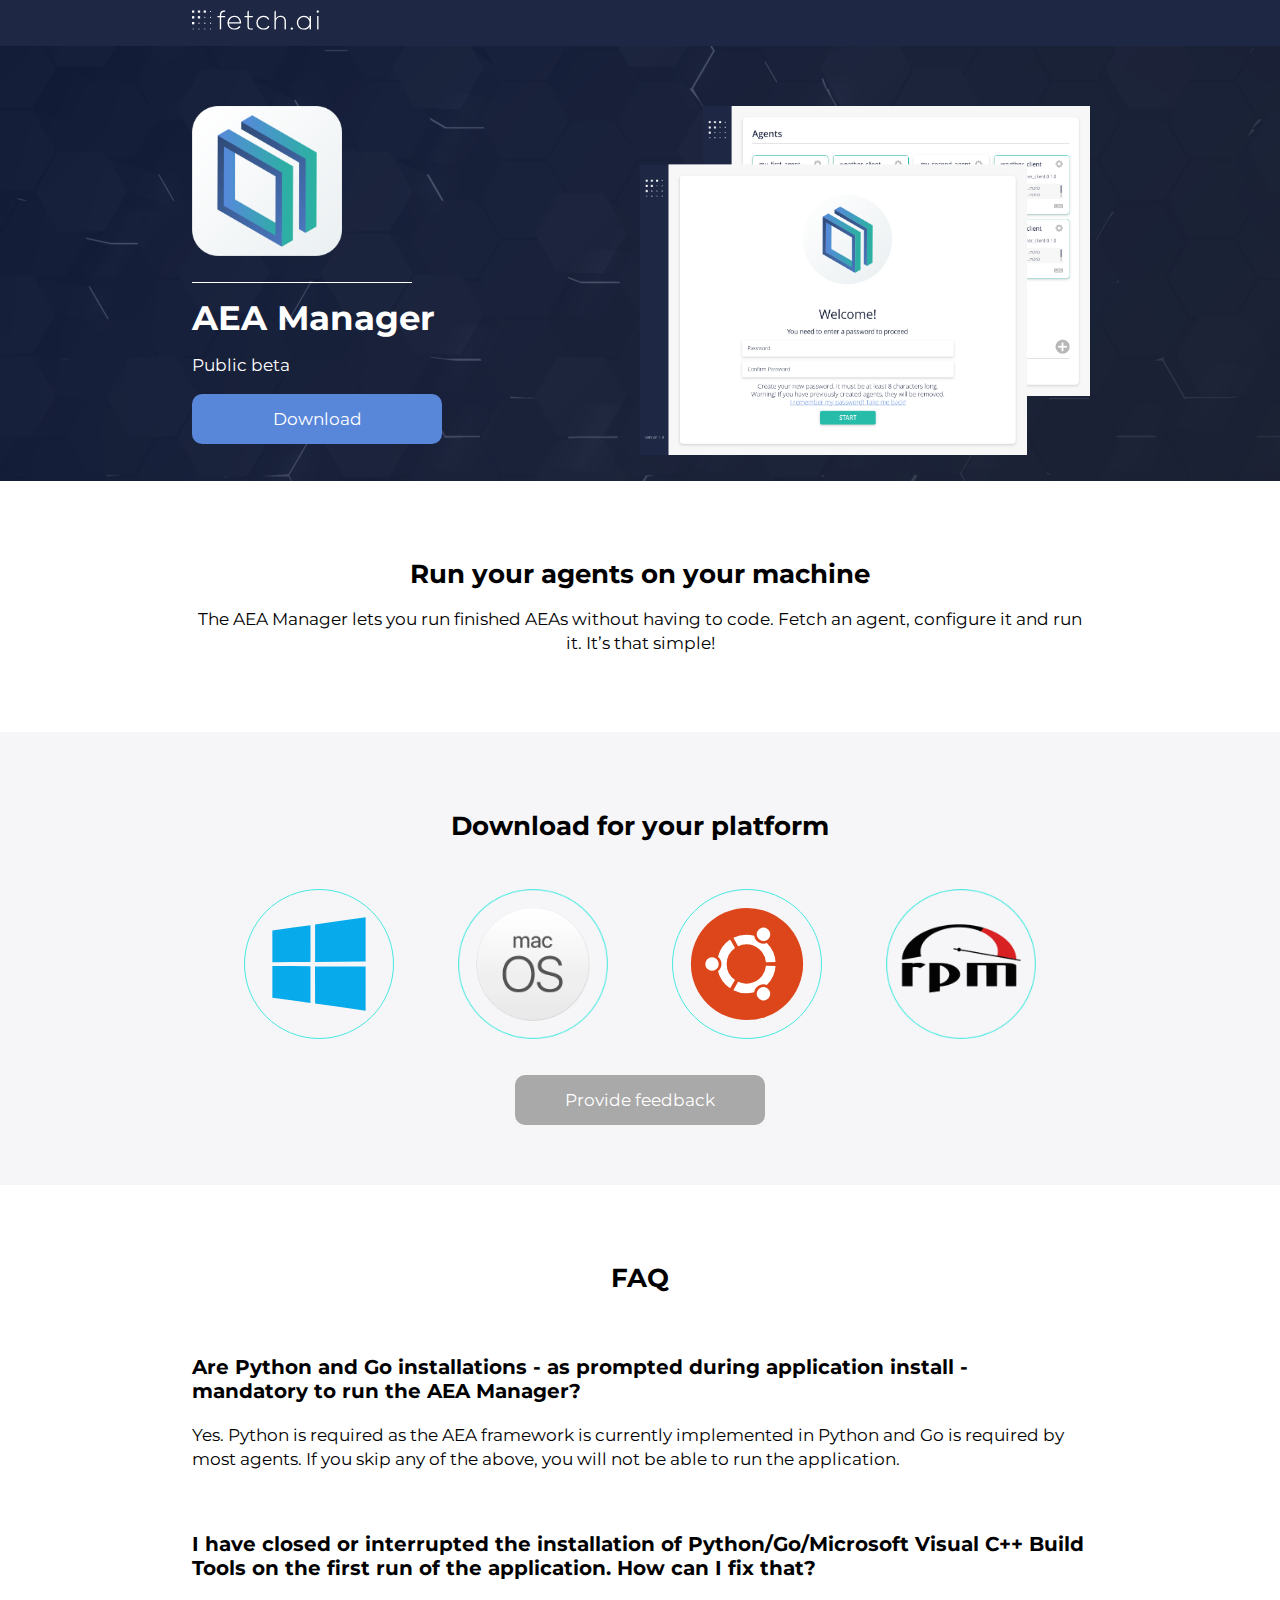
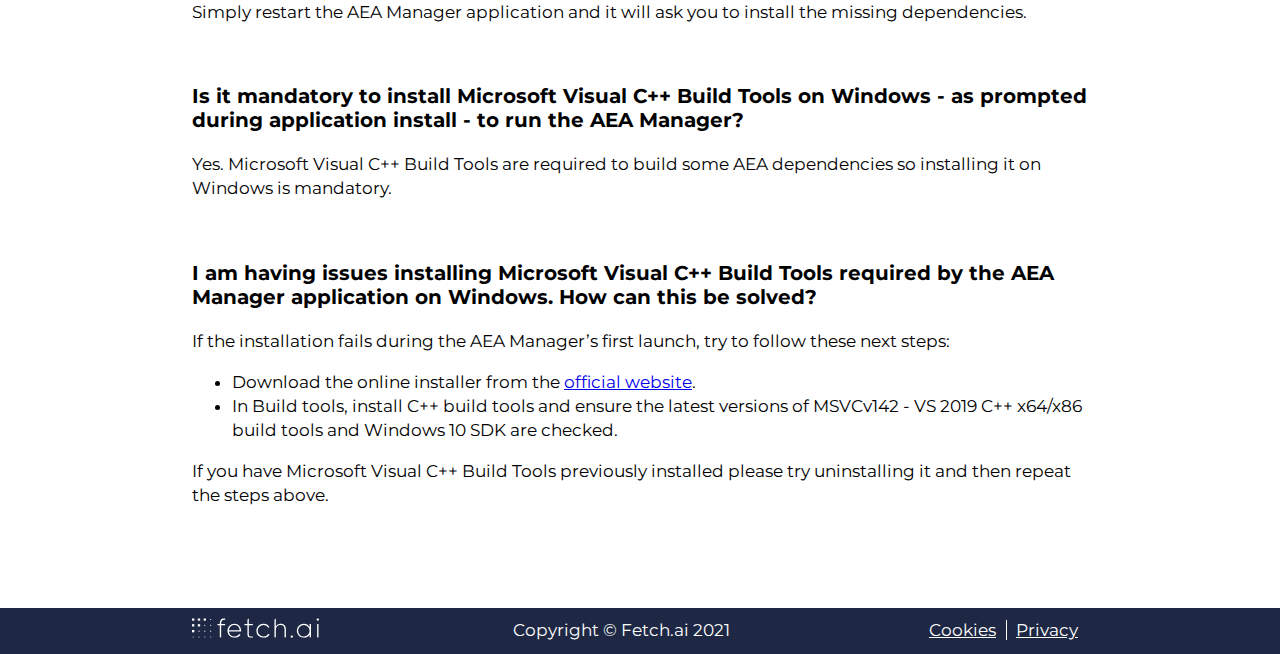
<file: index.html>
<!DOCTYPE html>
<html lang="en" dir="ltr">

  <head>
    <link rel="icon" type="image/png" href="assets/favicon.png"/>
    <link rel="stylesheet" href="css/index.css">
    <link rel="preconnect" href="https://fonts.gstatic.com">
    <link href="https://fonts.googleapis.com/css2?family=Montserrat:wght@300&display=swap" rel="stylesheet">
    <meta charset="utf-8">
    <title>AEA Manager</title>
  </head>

  <body>

    <div class="Header">
      <div class="InnerBlock">
        <a href="https://fetch.ai/">
          <img src="assets/Logo.svg" alt="Fetch.ai" class="FetchaiLogo">
        </a>
      </div>
    </div>

    <div class="Title">
      <div class="InnerBlock">

        <div class="TitleLeft">
          <img src="assets/ManagerLogo.png" alt="AEA Manager" class="ManagerLogo">
          <hr class="TitleHr">
          <h1>AEA Manager</h1>
          <p>Public beta</p>

          <a href="#links" class="Link">
            <button type="button" class="Btn BtnDownload">Download</button>
          </a>
        </div>

        <div class="TitleRight">
          <img src="assets/Screenshots.png" alt="" class="Screenshots">
        </div>

      </div>
    </div>

    <div class="Description">
      <div class="DescriptionInnerBlock">
        <h2>Run your agents on your machine</h2>
        <p>The AEA Manager lets you run finished AEAs without having to code. Fetch an agent, configure it and run it. It’s that simple!</p>
      </div>
    </div>

    <div class="Links" id="links">
      <div class="LinksInnerBlock">

        <h2>Download for your platform</h2>
        <a href="https://storage.googleapis.com/fetch-ai-aea-manager/releases/0.7.1/AEA Manager Setup 0.7.1.exe" class="OsLink">
          <img src="assets/Windows.svg" alt="Windows" class="OsImg">
        </a>
        <a href="https://storage.googleapis.com/fetch-ai-aea-manager/releases/0.7.1/AEA Manager-0.7.1.dmg" class="OsLink">
          <img src="assets/Macos.png" alt="macOS" class="OsImg">
        </a>
        <a href="https://storage.googleapis.com/fetch-ai-aea-manager/releases/0.7.1/aea_manager_0.7.1_amd64.deb" class="OsLink">
          <img src="assets/Ubuntu.svg" alt="Ubuntu" class="OsImg">
        </a>
        <a href="https://storage.googleapis.com/fetch-ai-aea-manager/releases/0.7.1/aea_manager-0.7.1.x86_64.rpm" class="OsLink">
          <img src="assets/Rpm.png" alt="RPM" class="OsImg">
        </a>

        <div>
          <a href="https://user-feedback.fetch.ai/" class="Link">
            <button type="button" class="Btn">Provide feedback</button>
          </a>
        </div>

      </div>
    </div>

    <div class="Description">
      <div class="DescriptionInnerBlock">

        <h2>FAQ</h2>
        <br>

        <div class="FAQ" id="FAQ">

          <div>
            <h3>Are Python and Go installations - as prompted during application install - mandatory to run the AEA Manager?</h3>
            <p>
              Yes. Python is required as the AEA framework is currently implemented in Python and Go is required by most agents. If you skip any of the above, you will not be able to run the application.
            </p>
          </div>
          <br>

          <div>
            <h3>I have closed or interrupted the installation of Python/Go/Microsoft Visual C++ Build Tools on the first run of the application. How can I fix that?</h3>
            <p>
              Simply restart the AEA Manager application and it will ask you to install the missing dependencies.
            </p>
          </div>
          <br>

          <div>
            <h3>Is it mandatory to install Microsoft Visual C++ Build Tools on Windows - as prompted during application install - to run the AEA Manager?</h3>
            <p>
              Yes. Microsoft Visual C++ Build Tools are required to build some AEA dependencies so installing it on Windows is mandatory.
            </p>
          </div>
          <br>

          <div>
            <h3>I am having issues installing Microsoft Visual C++ Build Tools required by the AEA Manager application on Windows. How can this be solved?</h3>
            <p>
              If the installation fails during the AEA Manager’s first launch, try to follow these next steps:
              <ul>
                <li>Download the online installer from the <a href="https://visualstudio.microsoft.com/downloads/#build-tools-for-visual-studio-2019">official website</a>.</li>
                <li>In Build tools, install C++ build tools and ensure the latest versions of MSVCv142 - VS 2019 C++ x64/x86 build tools and Windows 10 SDK are checked.</li>
              </ul>
              If you have Microsoft Visual C++ Build Tools previously installed please try uninstalling it and then repeat the steps above.
            </p>
          </div>
          <br>

        </div>

      </div>
    </div>

    <div class="Footer">
      <div class="FooterInnerBlock">

        <a href="https://fetch.ai/">
          <img src="assets/Logo.svg" alt="Fetch.ai" class="FetchaiLogoFooter">
        </a>
        <div class="Copyright">Copyright © Fetch.ai 2021</div>
        <div>
          <a href="https://fetch.ai/legals/#cookies" class="FooterLink">Cookies</a>
          <a href="https://fetch.ai/legals/#privacy" class="FooterLink">Privacy</a>
        </div>

      </div>
    </div>

  </body>
</html>
</file>
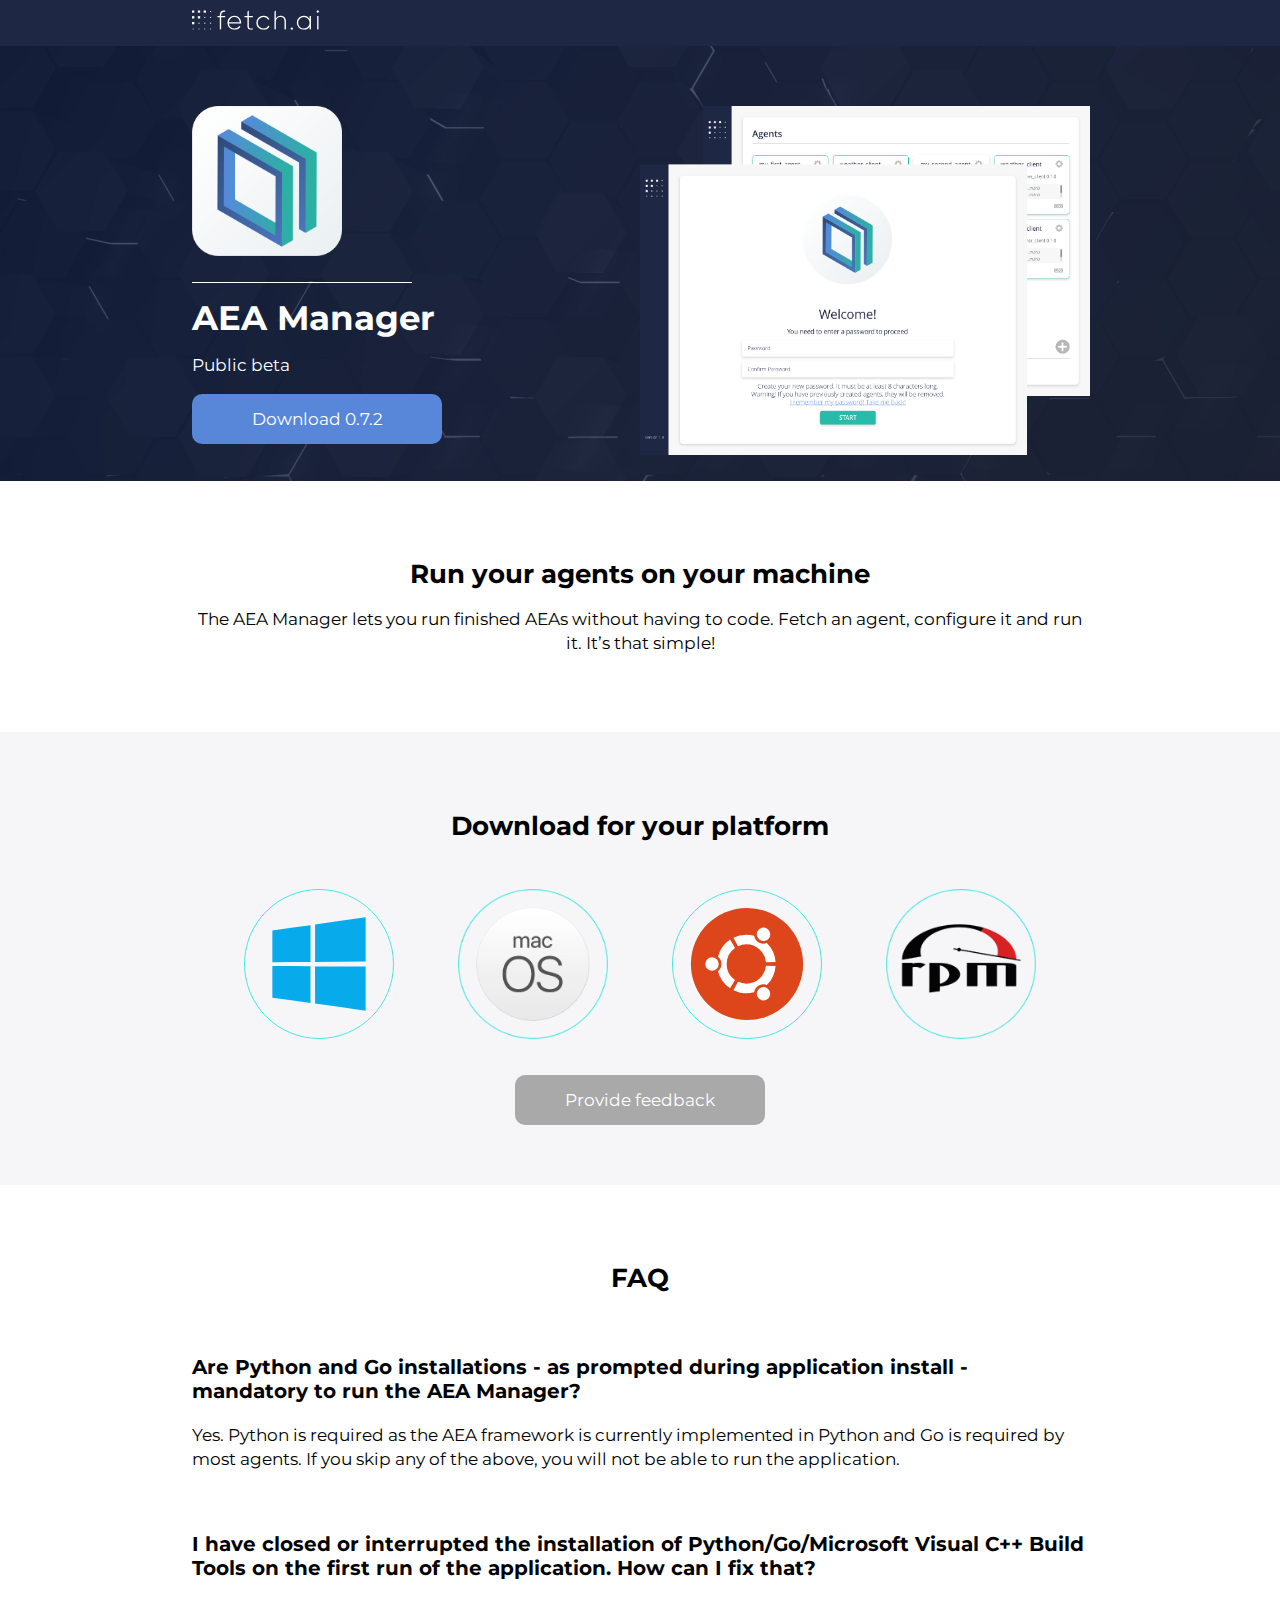
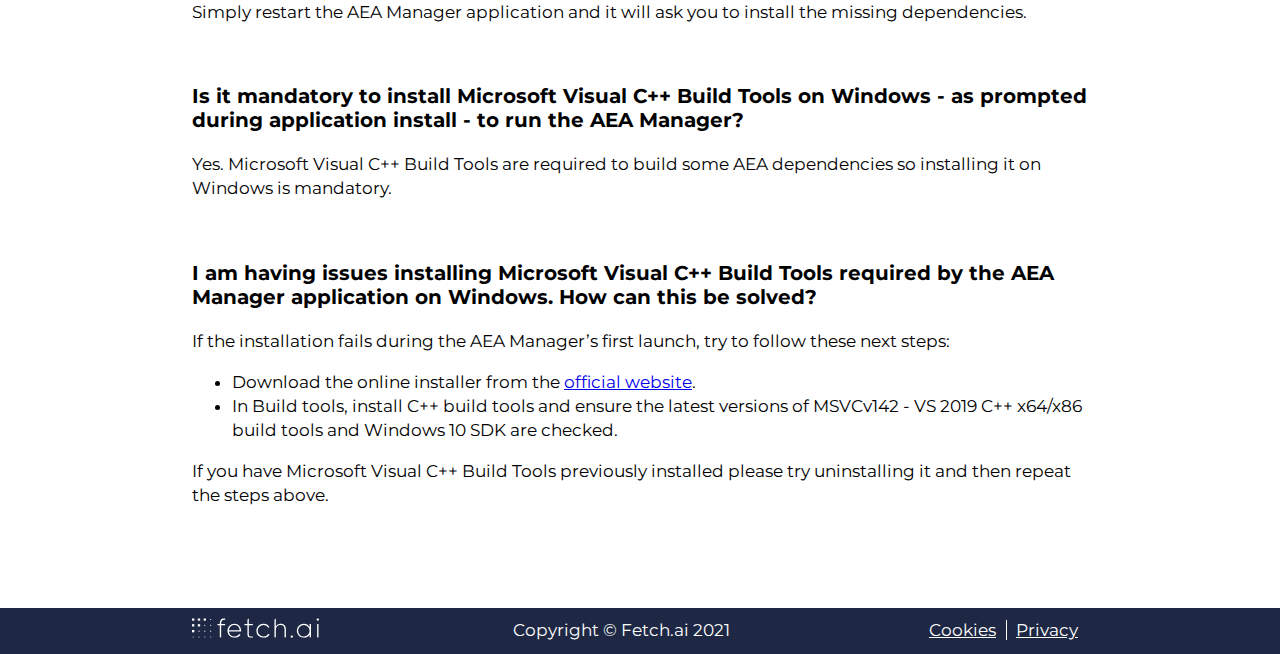
<file: public/index.html>
<!DOCTYPE html>
<html lang="en" dir="ltr">

  <head>
    <link rel="icon" type="image/png" href="assets/favicon.png"/>
    <link rel="stylesheet" href="css/index.css">
    <link rel="preconnect" href="https://fonts.gstatic.com">
    <link href="https://fonts.googleapis.com/css2?family=Montserrat:wght@300&display=swap" rel="stylesheet">
    <meta charset="utf-8">
    <title>AEA Manager</title>
  </head>

  <body>

    <div class="Header">
      <div class="InnerBlock">
        <a href="https://fetch.ai/">
          <img src="assets/Logo.svg" alt="Fetch.ai" class="FetchaiLogo">
        </a>
      </div>
    </div>

    <div class="Title">
      <div class="InnerBlock">

        <div class="TitleLeft">
          <img src="assets/ManagerLogo.png" alt="AEA Manager" class="ManagerLogo">
          <hr class="TitleHr">
          <h1>AEA Manager</h1>
          <p>Public beta</p>

          <a href="#links" class="Link">
            <button type="button" class="Btn BtnDownload">Download 0.7.2</button>
          </a>
        </div>

        <div class="TitleRight">
          <img src="assets/Screenshots.png" alt="" class="Screenshots">
        </div>

      </div>
    </div>

    <div class="Description">
      <div class="DescriptionInnerBlock">
        <h2>Run your agents on your machine</h2>
        <p>The AEA Manager lets you run finished AEAs without having to code. Fetch an agent, configure it and run it. It’s that simple!</p>
      </div>
    </div>

    <div class="Links" id="links">
      <div class="LinksInnerBlock">

        <h2>Download for your platform</h2>
        <a href="https://storage.googleapis.com/fetch-ai-aea-manager/releases/0.7.2/AEA Manager Setup 0.7.2.exe" class="OsLink">
          <img src="assets/Windows.svg" alt="Windows" class="OsImg">
        </a>
        <a href="https://storage.googleapis.com/fetch-ai-aea-manager/releases/0.7.2/AEA Manager-0.7.2.dmg" class="OsLink">
          <img src="assets/Macos.png" alt="macOS" class="OsImg">
        </a>
        <a href="https://storage.googleapis.com/fetch-ai-aea-manager/releases/0.7.2/aea_manager_0.7.2_amd64.deb" class="OsLink">
          <img src="assets/Ubuntu.svg" alt="Ubuntu" class="OsImg">
        </a>
        <a href="https://storage.googleapis.com/fetch-ai-aea-manager/releases/0.7.2/aea_manager-0.7.2.x86_64.rpm" class="OsLink">
          <img src="assets/Rpm.png" alt="RPM" class="OsImg">
        </a>

        <div>
          <a href="https://user-feedback.fetch.ai/" class="Link">
            <button type="button" class="Btn">Provide feedback</button>
          </a>
        </div>

      </div>
    </div>

    <div class="Description">
      <div class="DescriptionInnerBlock">

        <h2>FAQ</h2>
        <br>

        <div class="FAQ" id="FAQ">

          <div>
            <h3>Are Python and Go installations - as prompted during application install - mandatory to run the AEA Manager?</h3>
            <p>
              Yes. Python is required as the AEA framework is currently implemented in Python and Go is required by most agents. If you skip any of the above, you will not be able to run the application.
            </p>
          </div>
          <br>

          <div>
            <h3>I have closed or interrupted the installation of Python/Go/Microsoft Visual C++ Build Tools on the first run of the application. How can I fix that?</h3>
            <p>
              Simply restart the AEA Manager application and it will ask you to install the missing dependencies.
            </p>
          </div>
          <br>

          <div>
            <h3>Is it mandatory to install Microsoft Visual C++ Build Tools on Windows - as prompted during application install - to run the AEA Manager?</h3>
            <p>
              Yes. Microsoft Visual C++ Build Tools are required to build some AEA dependencies so installing it on Windows is mandatory.
            </p>
          </div>
          <br>

          <div>
            <h3>I am having issues installing Microsoft Visual C++ Build Tools required by the AEA Manager application on Windows. How can this be solved?</h3>
            <p>
              If the installation fails during the AEA Manager’s first launch, try to follow these next steps:
              <ul>
                <li>Download the online installer from the <a href="https://visualstudio.microsoft.com/downloads/#build-tools-for-visual-studio-2019">official website</a>.</li>
                <li>In Build tools, install C++ build tools and ensure the latest versions of MSVCv142 - VS 2019 C++ x64/x86 build tools and Windows 10 SDK are checked.</li>
              </ul>
              If you have Microsoft Visual C++ Build Tools previously installed please try uninstalling it and then repeat the steps above.
            </p>
          </div>
          <br>

        </div>

      </div>
    </div>

    <div class="Footer">
      <div class="FooterInnerBlock">

        <a href="https://fetch.ai/">
          <img src="assets/Logo.svg" alt="Fetch.ai" class="FetchaiLogoFooter">
        </a>
        <div class="Copyright">Copyright © Fetch.ai 2021</div>
        <div>
          <a href="https://fetch.ai/legals/#cookies" class="FooterLink">Cookies</a>
          <a href="https://fetch.ai/legals/#privacy" class="FooterLink">Privacy</a>
        </div>

      </div>
    </div>

  </body>
</html>
</file>
<file: css/index.css>
.Header {
  background-color: #1E2844;
  width: 100%;
  text-align: center;
  padding-top: 10px;
  padding-bottom: 10px;
}

.Footer {
  background-color: #1E2844;
  width: 100%;
  text-align: center;
  color: #FFFFFF;
  padding-top: 10px;
  padding-bottom: 10px;
}

.FooterLink {
  color: #FFFFFF;
  border-right: 1px solid #FFFFFF;
  padding-left: 5px;
  padding-right: 10px;
}

.FooterLink:last-child {
  border-right: 0;
}

.InnerBlock {
  display: inline-flex;
  justify-content: space-between;
  width: 70%;
  text-align: left;
}

.FooterInnerBlock {
  display: inline-flex;
  justify-content: space-between;
  width: 70%;
  text-align: left;
}

.FetchaiLogo {
  width: 127px;
  height: 20px;
}

.FetchaiLogoFooter {
  width: 127px;
  height: 20px;
}

.Title {
  width: 100%;
  text-align: center;
  height: auto;
  background-color: #1E2844;
  color: #FFFFFF;
  background-image: url("../assets/TitleBg.png");
  padding-top: 60px;
}

.TitleLeft {
  width: 50%;
  display: inline-block;
}

.TitleRight {
  width: 50%;
  display: inline-block;
  text-align: right;
}

.ManagerLogo {
  width: 150px;
  height: 150px;
}

.TitleHr {
  max-width: 220px;
  margin-left: 0px;
  margin-top: 20px;
  margin-bottom: 20px;
  color: grey;
  border: none;
  border-top: 1px solid #FFFFFF;
}

.Screenshots {
  width: 450px;
  margin-bottom: 20px;
}

.Links {
  text-align: center;
  height: 200px;
  background-color: #F6F6F8;
  width: 100%;
  height: auto;

}

.LinksInnerBlock {
  display: inline-block;
  width: 70%;
  padding-top: 60px;
  padding-bottom: 60px;
}

.OsImg {
  width: 150px;
  height: 150px;
  margin: 30px;
}

.OsLink {
  text-decoration: none;
}

.Description {
  width: 100%;
  text-align: center;
  height: auto;
}

.DescriptionInnerBlock {
  display: inline-block;
  width: 70%;
  padding-top: 60px;
  padding-bottom: 60px;
}

.Copyright {
  margin-bottom: 0;
}

.Link {
  display: contents;
  margin-bottom: 30px;
  margin-top: 30px;
  width: fit-content;
  height: auto;
}

.Btn {
  border: none;
  border-radius: 10px;
  outline: none;
  width: 250px;
  height: 50px;
  color: #FFFFFF;
  background-color: darkgrey;
  font: normal normal normal 17px/20px Montserrat;
}

.BtnDownload {
  background-color: #5887DA;
}

.BtnDownload:hover {
  background-color: #4265A3 !important;
}

.Btn:hover {
  background-color: grey;
  cursor: pointer;
}

.FeedbackLink {
  text-align: center;
}

.FAQ {
  text-align: left;
}

body {
  margin: 0;
  font: normal normal normal 17px/24px Montserrat;
}

@media screen and (max-device-width: 1024px) {
  body {
    font: normal normal normal 37px/40px Montserrat;
    line-height: 1;
  }
  .FetchaiLogoFooter {
    display: none;
  }
  .FooterInnerBlock {
    text-align: center;
    display: inline-block;
    padding-top: 20px;
    padding-bottom: 20px;
  }
  .Copyright {
    margin-bottom: 30px;
  }
  .FetchaiLogo {
    width: 254px;
    height: 40px;
    margin-top: 20px;
    margin-bottom: 20px;
  }
  .OsImg {
    width: 300px;
    height: 300px;
  }
  .Btn {
    font: normal normal normal 37px/40px Montserrat;
    width: 500px;
    height: 100px;
    margin-top: 60px;
    margin-bottom: 60px;
    border-radius: 20px;
  }
  .TitleRight {
    display: none;
  }
  .TitleLeft {
    width: 100%;
    text-align: center;
  }
  .TitleHr {
    display: none;
  }
}
</file>
<file: public/css/index.css>
.Header {
  background-color: #1E2844;
  width: 100%;
  text-align: center;
  padding-top: 10px;
  padding-bottom: 10px;
}

.Footer {
  background-color: #1E2844;
  width: 100%;
  text-align: center;
  color: #FFFFFF;
  padding-top: 10px;
  padding-bottom: 10px;
}

.FooterLink {
  color: #FFFFFF;
  border-right: 1px solid #FFFFFF;
  padding-left: 5px;
  padding-right: 10px;
}

.FooterLink:last-child {
  border-right: 0;
}

.InnerBlock {
  display: inline-flex;
  justify-content: space-between;
  width: 70%;
  text-align: left;
}

.FooterInnerBlock {
  display: inline-flex;
  justify-content: space-between;
  width: 70%;
  text-align: left;
}

.FetchaiLogo {
  width: 127px;
  height: 20px;
}

.FetchaiLogoFooter {
  width: 127px;
  height: 20px;
}

.Title {
  width: 100%;
  text-align: center;
  height: auto;
  background-color: #1E2844;
  color: #FFFFFF;
  background-image: url("../assets/TitleBg.png");
  padding-top: 60px;
}

.TitleLeft {
  width: 50%;
  display: inline-block;
}

.TitleRight {
  width: 50%;
  display: inline-block;
  text-align: right;
}

.ManagerLogo {
  width: 150px;
  height: 150px;
}

.TitleHr {
  max-width: 220px;
  margin-left: 0px;
  margin-top: 20px;
  margin-bottom: 20px;
  color: grey;
  border: none;
  border-top: 1px solid #FFFFFF;
}

.Screenshots {
  width: 450px;
  margin-bottom: 20px;
}

.Links {
  text-align: center;
  height: 200px;
  background-color: #F6F6F8;
  width: 100%;
  height: auto;

}

.LinksInnerBlock {
  display: inline-block;
  width: 70%;
  padding-top: 60px;
  padding-bottom: 60px;
}

.OsImg {
  width: 150px;
  height: 150px;
  margin: 30px;
}

.OsLink {
  text-decoration: none;
}

.Description {
  width: 100%;
  text-align: center;
  height: auto;
}

.DescriptionInnerBlock {
  display: inline-block;
  width: 70%;
  padding-top: 60px;
  padding-bottom: 60px;
}

.Copyright {
  margin-bottom: 0;
}

.Link {
  display: contents;
  margin-bottom: 30px;
  margin-top: 30px;
  width: fit-content;
  height: auto;
}

.Btn {
  border: none;
  border-radius: 10px;
  outline: none;
  width: 250px;
  height: 50px;
  color: #FFFFFF;
  background-color: darkgrey;
  font: normal normal normal 17px/20px Montserrat;
}

.BtnDownload {
  background-color: #5887DA;
}

.BtnDownload:hover {
  background-color: #4265A3 !important;
}

.Btn:hover {
  background-color: grey;
  cursor: pointer;
}

.FeedbackLink {
  text-align: center;
}

.FAQ {
  text-align: left;
}

body {
  margin: 0;
  font: normal normal normal 17px/24px Montserrat;
}

@media screen and (max-device-width: 1024px) {
  body {
    font: normal normal normal 37px/40px Montserrat;
    line-height: 1;
  }
  .FetchaiLogoFooter {
    display: none;
  }
  .FooterInnerBlock {
    text-align: center;
    display: inline-block;
    padding-top: 20px;
    padding-bottom: 20px;
  }
  .Copyright {
    margin-bottom: 30px;
  }
  .FetchaiLogo {
    width: 254px;
    height: 40px;
    margin-top: 20px;
    margin-bottom: 20px;
  }
  .OsImg {
    width: 300px;
    height: 300px;
  }
  .Btn {
    font: normal normal normal 37px/40px Montserrat;
    width: 500px;
    height: 100px;
    margin-top: 60px;
    margin-bottom: 60px;
    border-radius: 20px;
  }
  .TitleRight {
    display: none;
  }
  .TitleLeft {
    width: 100%;
    text-align: center;
  }
  .TitleHr {
    display: none;
  }
}
</file>
